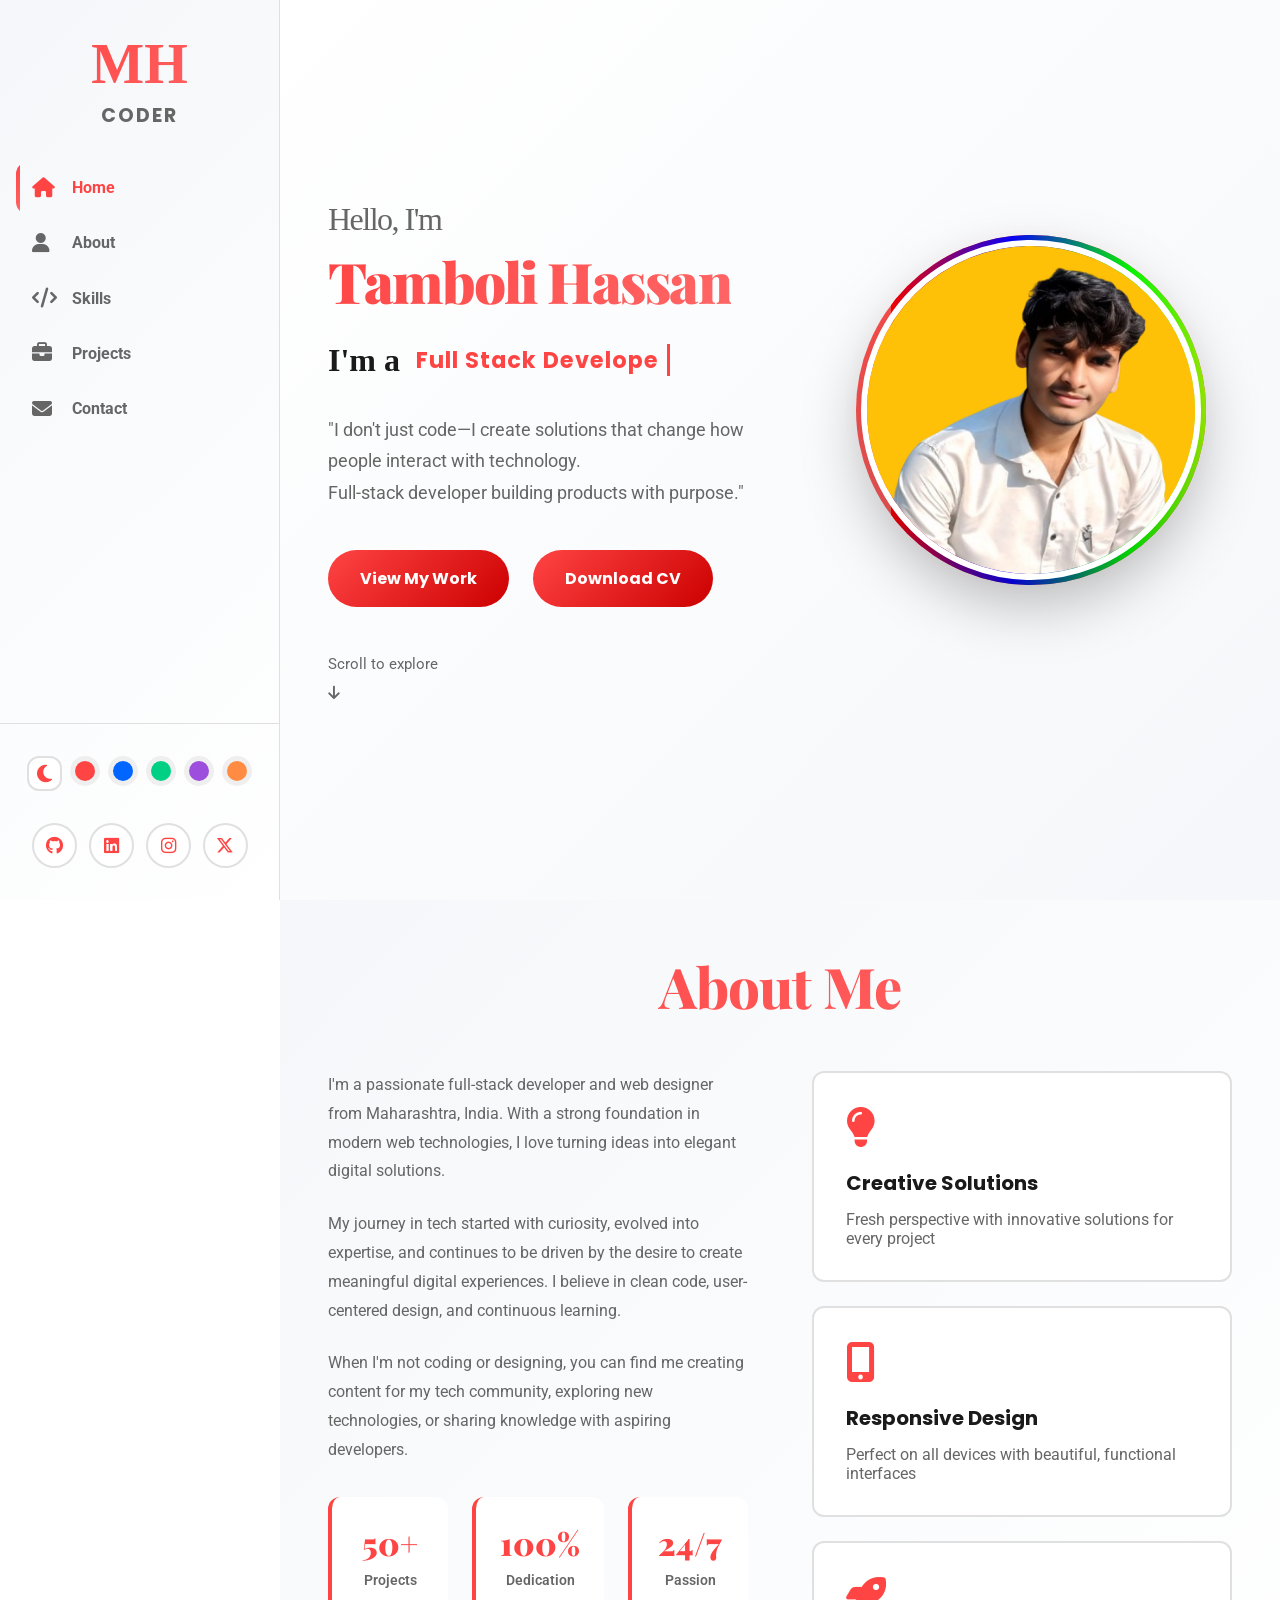
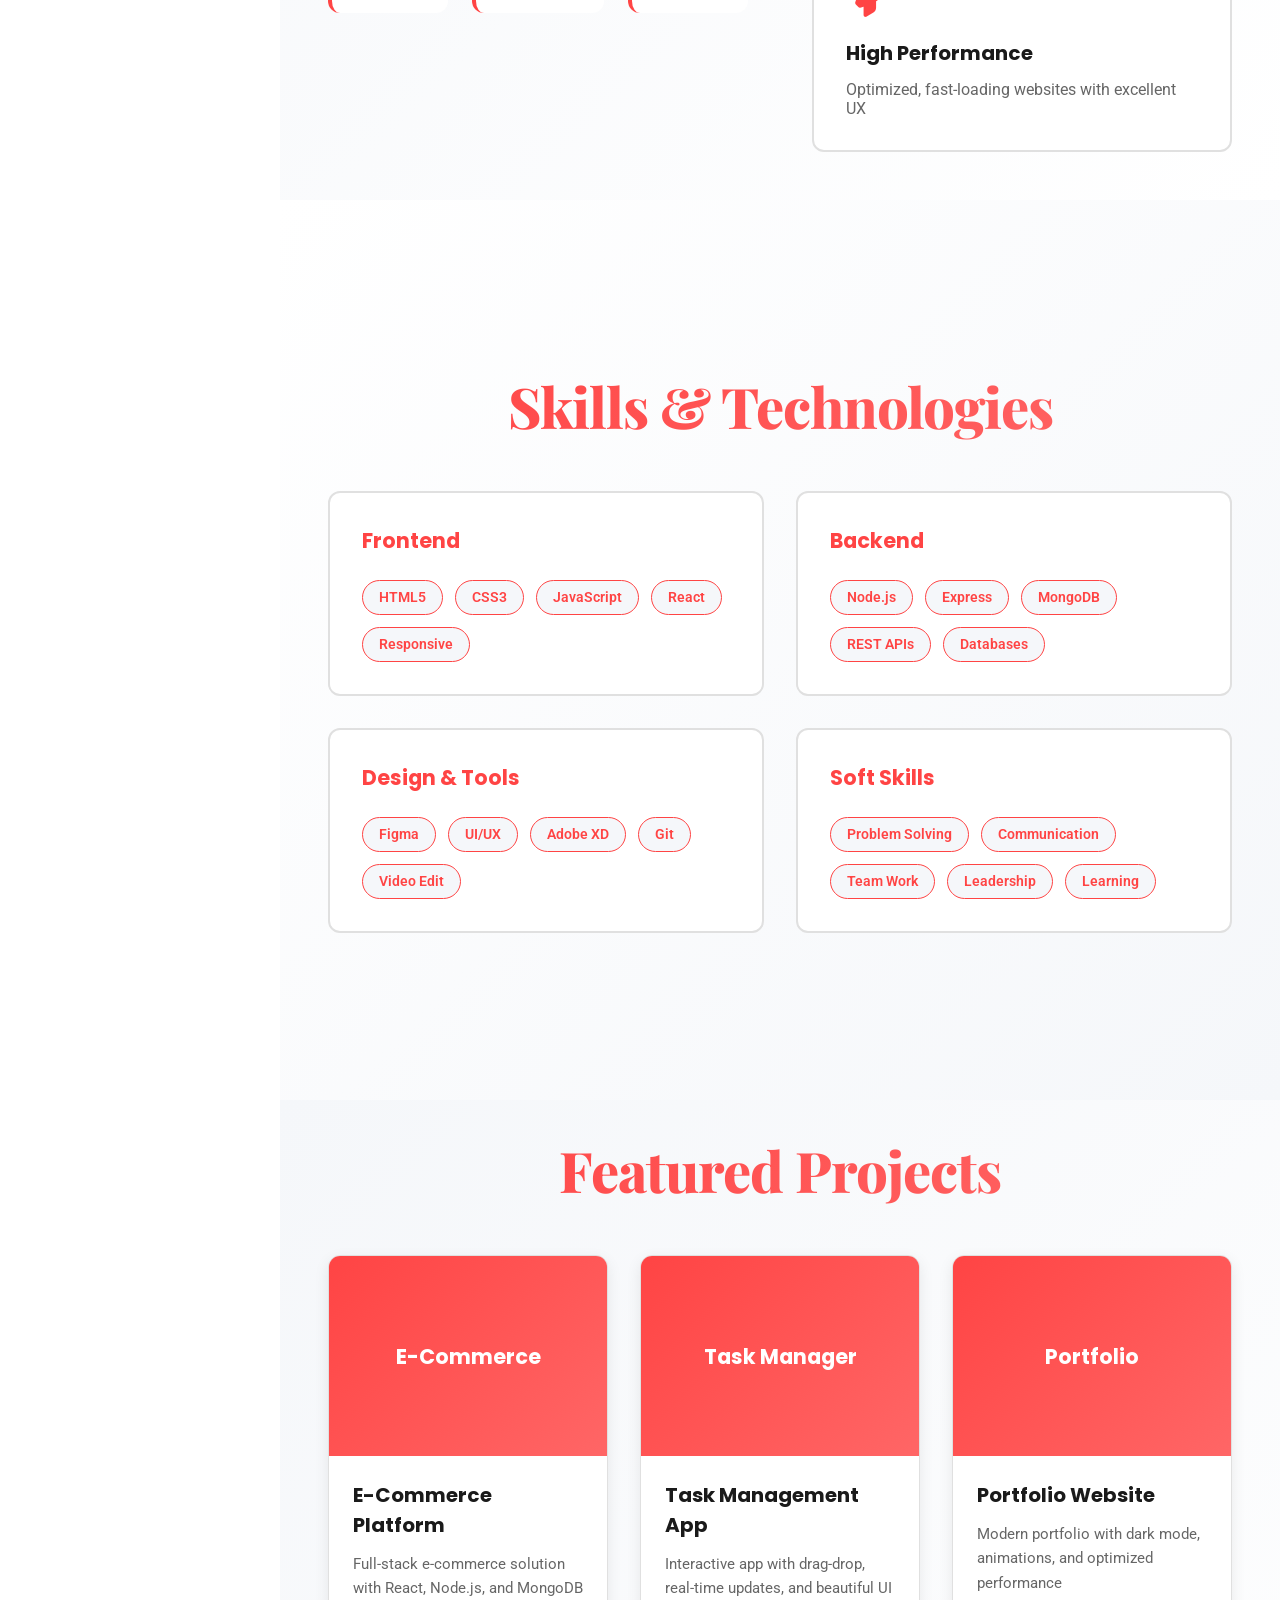
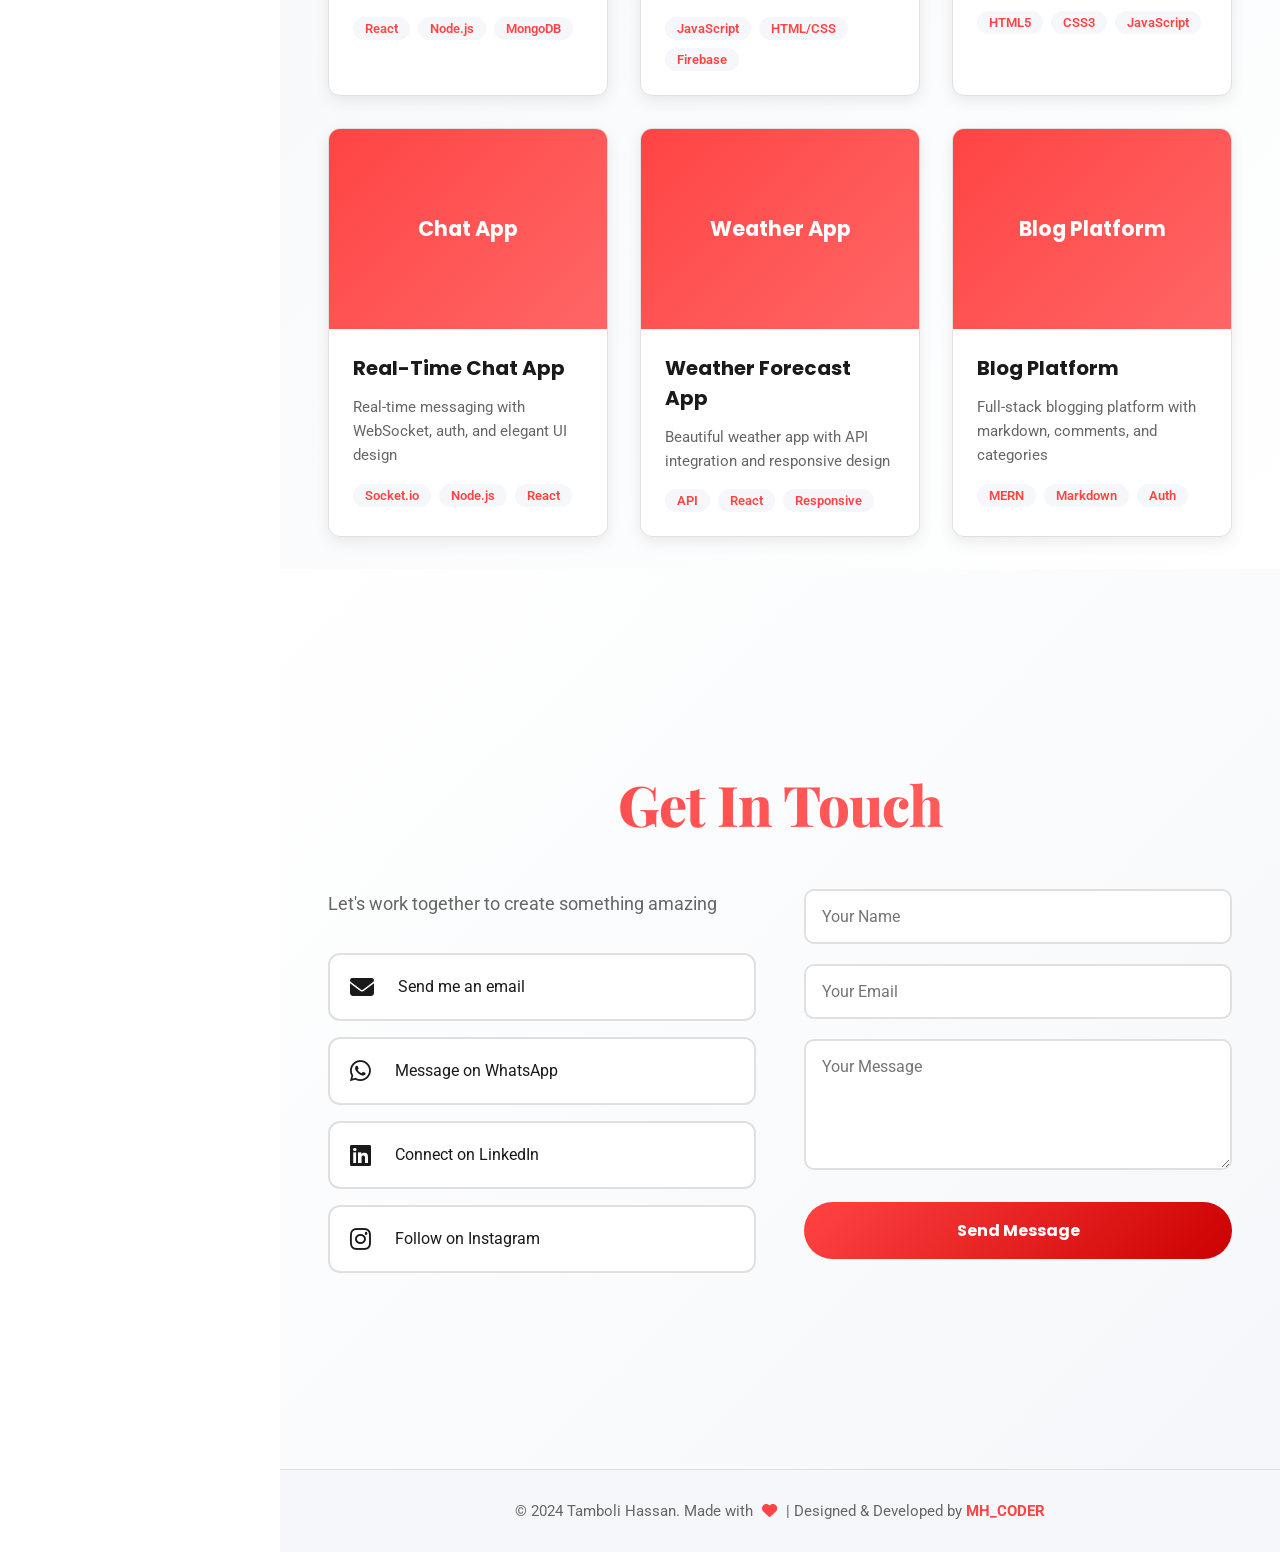
<file: Index.html>
<!DOCTYPE html>
<html lang="en">
<head>
    <meta charset="UTF-8">
    <meta name="viewport" content="width=device-width, initial-scale=1.0">
    <title>Tamboli Hassan | Full Stack Developer & Designer</title>
    <link rel="stylesheet" href="portfolio-style.css">
    <link rel="stylesheet" href="https://cdnjs.cloudflare.com/ajax/libs/font-awesome/6.5.1/css/all.min.css">
    <link href="https://fonts.googleapis.com/css2?family=Poppins:wght@300;400;600;700;800;900&family=Space+Mono:wght@400;700&family=Playfair+Display:wght@700;800;900&family=Roboto:wght@300;400;500;700&display=swap" rel="stylesheet">
</head>
<body class="theme-red">
    <!-- -------------------------- Navigation Sidebar  ---------------------------->
    <div class="sidebar">
        <div class="logo">
            <span class="logo-main">MH</span>
            <span class="logo-sub">CODER</span>
        </div>

        <nav class="nav-menu">
            <a href="#home" class="nav-link active">
                <i class="fas fa-home"></i>
                <span>Home</span>
            </a>
            <a href="#about" class="nav-link">
                <i class="fas fa-user"></i>
                <span>About</span>
            </a>
            <a href="#skills" class="nav-link">
                <i class="fas fa-code"></i>
                <span>Skills</span>
            </a>
            <a href="#projects" class="nav-link">
                <i class="fas fa-briefcase"></i>
                <span>Projects</span>
            </a>
            <a href="#contact" class="nav-link">
                <i class="fas fa-envelope"></i>
                <span>Contact</span>
            </a>
        </nav>

        <div class="sidebar-bottom">
            <div class="theme-controls">
                
                <div class="color-palette">

                    <button class="mode-toggle" id="modeToggle" title="Dark/Light Mode">
                         <i class="fas fa-moon"></i>
                    </button>
                    
                    <button class="color-btn active" data-color="red" title="Red">
                        <div class="color-dot" style="background: #ff4444;"></div>
                    </button>
                    <button class="color-btn" data-color="blue" title="Blue">
                        <div class="color-dot" style="background: #0066ff;"></div>
                    </button>
                    <button class="color-btn" data-color="green" title="Green">
                        <div class="color-dot" style="background: #00d084;"></div>
                    </button>
                    <button class="color-btn" data-color="purple" title="Purple">
                        <div class="color-dot" style="background: #9d4edd;"></div>
                    </button>
                    <button class="color-btn" data-color="orange" title="Orange">
                        <div class="color-dot" style="background: #ff8c42;"></div>
                    </button>
                </div>
            </div>

            <div class="social-links">
                <a href="https://github.com/TamboliHassan827" target="_blank" title="GitHub">
                    <i class="fab fa-github"></i>
                </a>
                <a href="https://www.linkedin.com/in/mr-tamboli-hasan-19a152401/" target="_blank" title="LinkedIn">
                    <i class="fab fa-linkedin"></i>
                </a>
                <a href="https://instagram.com/mr.tambolihasan827" target="_blank" title="Instagram">
                    <i class="fab fa-instagram"></i>
                </a>
                <a href="https://x.com/TamboliHasan827" target="_blank" title="Twitter">
                    <i class="fa-brands fa-x-twitter"></i>
                </a>
            </div>
        </div>
    </div>

    <!-- -------------------------- Main Content  ---------------------------->

    <main class="main-content">
        <!-- HOME SECTION -->
        <section id="home" class="section home-section">
            <div class="section-wrapper">
                <div class="home-grid">
                    <div class="content-left">
                        <div class="greeting-text">
                            <h1 class="greeting">
                                <span class="hi-text">Hello, I'm</span>
                                <span class="name-text">Tamboli Hassan</span>
                            </h1>
                        </div>
                       
                        <div class="role-section">
                            <span class="role-prefix">I'm a  </span>
                            <div class="typing-container">
                                <span class="typing-text" id="typingText"></span>
                                <span class="typing-cursor"></span>
                            </div>  
                        </div>


                        <p class="intro-text">
                            "I don't just code—I create solutions that change how people interact with technology. <br>
                            Full-stack developer building products with purpose."
                        </p>

                        <div class="cta-group">
                            <a href="#projects" class="btn-primary">View My Work</a>
                            <!--<a href="#contact" class="btn-secondary">Get In Touch</a>-->
                            <a href="TamboliHRResume.pdf" target="_blank" onclick="downloadCV()" class="btn-primary">Download CV</a>
                        </div>

                        <div class="scroll-hint">
                            <span>Scroll to explore</span>
                            <i class="fas fa-arrow-down"></i>
                        </div>
                    </div>

                    <div class="content-right">
                        <div class="image-showcase">
                            <div class="rotating-circle"></div>
                            <img src="TH.png" alt="Tamboli Hassan" class="profile-img">
                            <div class="glow-effect"></div>
                        </div>
                    </div>
                </div>  
            </div>
        </section>


        <!-- ------------------------------------ABOUT SECTION ---------------------------------------------->


        <section id="about" class="section about-section">
            <div class="section-wrapper">
                <h2 class="section-title">About Me</h2>
                
                <div class="about-grid">
                    <div class="about-text-block">
                        <p>
                            I'm a passionate full-stack developer and web designer from Maharashtra, India. 
                            With a strong foundation in modern web technologies, I love turning ideas into elegant digital solutions.
                        </p>
                        <p>
                            My journey in tech started with curiosity, evolved into expertise, and continues to be driven by the desire 
                            to create meaningful digital experiences. I believe in clean code, user-centered design, and continuous learning.
                        </p>
                        <p>
                            When I'm not coding or designing, you can find me creating content for my tech community, 
                            exploring new technologies, or sharing knowledge with aspiring developers.
                        </p>

                        <div class="stats-group">
                            <div class="stat-item">
                                <div class="stat-number">50+</div>
                                <div class="stat-label">Projects</div>
                            </div>
                            <div class="stat-item">
                                <div class="stat-number">100%</div>
                                <div class="stat-label">Dedication</div>
                            </div>
                            <div class="stat-item">
                                <div class="stat-number">24/7</div>
                                <div class="stat-label">Passion</div>
                            </div>
                        </div>
                    </div>

                    <div class="highlights-grid">
                        <div class="highlight-card">
                            <div class="highlight-icon">
                                <i class="fas fa-lightbulb"></i>
                            </div>
                            <h3>Creative Solutions</h3>
                            <p>Fresh perspective with innovative solutions for every project</p>
                        </div>
                        <div class="highlight-card">
                            <div class="highlight-icon">
                                <i class="fas fa-mobile-alt"></i>
                            </div>
                            <h3>Responsive Design</h3>
                            <p>Perfect on all devices with beautiful, functional interfaces</p>
                        </div>
                        <div class="highlight-card">
                            <div class="highlight-icon">
                                <i class="fas fa-rocket"></i>
                            </div>
                            <h3>High Performance</h3>
                            <p>Optimized, fast-loading websites with excellent UX</p>
                        </div>
                    </div>
                </div>
            </div>
        </section>


        <!--  -------------------------- -------SKILLS SECTION ---------- -------------------------------->


        <section id="skills" class="section skills-section">
            <div class="section-wrapper">
                <h2 class="section-title">Skills & Technologies</h2>

                <div class="skills-container">
                    <div class="skill-group">
                        <h3 class="skill-category">Frontend</h3>
                        <div class="skill-list">
                            <span class="skill-badge">HTML5</span>
                            <span class="skill-badge">CSS3</span>
                            <span class="skill-badge">JavaScript</span>
                            <span class="skill-badge">React</span>
                            <span class="skill-badge">Responsive</span>
                        </div>
                    </div>

                    <div class="skill-group">
                        <h3 class="skill-category">Backend</h3>
                        <div class="skill-list">
                            <span class="skill-badge">Node.js</span>
                            <span class="skill-badge">Express</span>
                            <span class="skill-badge">MongoDB</span>
                            <span class="skill-badge">REST APIs</span>
                            <span class="skill-badge">Databases</span>
                        </div>
                    </div>

                    <div class="skill-group">
                        <h3 class="skill-category">Design & Tools</h3>
                        <div class="skill-list">
                            <span class="skill-badge">Figma</span>
                            <span class="skill-badge">UI/UX</span>
                            <span class="skill-badge">Adobe XD</span>
                            <span class="skill-badge">Git</span>
                            <span class="skill-badge">Video Edit</span>
                        </div>
                    </div>

                    <div class="skill-group">
                        <h3 class="skill-category">Soft Skills</h3>
                        <div class="skill-list">
                            <span class="skill-badge">Problem Solving</span>
                            <span class="skill-badge">Communication</span>
                            <span class="skill-badge">Team Work</span>
                            <span class="skill-badge">Leadership</span>
                            <span class="skill-badge">Learning</span>
                        </div>
                    </div>
                </div>
            </div>
        </section>


        <!-- -------------------------- PROJECTS SECTION  ---------------------------->


        <section id="projects" class="section projects-section">
            <div class="section-wrapper">
                <h2 class="section-title">Featured Projects</h2>

                <div class="projects-grid">
                    <div class="project-item">
                        <div class="project-img-box">
                            <div class="project-placeholder">E-Commerce</div>
                            <div class="project-hover">
                                <a href="#" class="hover-btn">View Project</a>
                            </div>
                        </div>
                        <div class="project-info">
                            <h3>E-Commerce Platform</h3>
                            <p>Full-stack e-commerce solution with React, Node.js, and MongoDB</p>
                            <div class="project-tags">
                                <span>React</span>
                                <span>Node.js</span>
                                <span>MongoDB</span>
                            </div>
                        </div>
                    </div>

                    <div class="project-item">
                        <div class="project-img-box">
                            <div class="project-placeholder">Task Manager</div>
                            <div class="project-hover">
                                <a href="#" class="hover-btn">View Project</a>
                            </div>
                        </div>
                        <div class="project-info">
                            <h3>Task Management App</h3>
                            <p>Interactive app with drag-drop, real-time updates, and beautiful UI</p>
                            <div class="project-tags">
                                <span>JavaScript</span>
                                <span>HTML/CSS</span>
                                <span>Firebase</span>
                            </div>
                        </div>
                    </div>

                    <div class="project-item">
                        <div class="project-img-box">
                            <div class="project-placeholder">Portfolio</div>
                            <div class="project-hover">
                                <a href="#" class="hover-btn">View Project</a>
                            </div>
                        </div>
                        <div class="project-info">
                            <h3>Portfolio Website</h3>
                            <p>Modern portfolio with dark mode, animations, and optimized performance</p>
                            <div class="project-tags">
                                <span>HTML5</span>
                                <span>CSS3</span>
                                <span>JavaScript</span>
                            </div>
                        </div>
                    </div>

                    <div class="project-item">
                        <div class="project-img-box">
                            <div class="project-placeholder">Chat App</div>
                            <div class="project-hover">
                                <a href="#" class="hover-btn">View Project</a>
                            </div>
                        </div>
                        <div class="project-info">
                            <h3>Real-Time Chat App</h3>
                            <p>Real-time messaging with WebSocket, auth, and elegant UI design</p>
                            <div class="project-tags">
                                <span>Socket.io</span>
                                <span>Node.js</span>
                                <span>React</span>
                            </div>
                        </div>
                    </div>

                    <div class="project-item">
                        <div class="project-img-box">
                            <div class="project-placeholder">Weather App</div>
                            <div class="project-hover">
                                <a href="#" class="hover-btn">View Project</a>
                            </div>
                        </div>
                        <div class="project-info">
                            <h3>Weather Forecast App</h3>
                            <p>Beautiful weather app with API integration and responsive design</p>
                            <div class="project-tags">
                                <span>API</span>
                                <span>React</span>
                                <span>Responsive</span>
                            </div>
                        </div>
                    </div>

                    <div class="project-item">
                        <div class="project-img-box">
                            <div class="project-placeholder">Blog Platform</div>
                            <div class="project-hover">
                                <a href="#" class="hover-btn">View Project</a>
                            </div>
                        </div>
                        <div class="project-info">
                            <h3>Blog Platform</h3>
                            <p>Full-stack blogging platform with markdown, comments, and categories</p>
                            <div class="project-tags">
                                <span>MERN</span>
                                <span>Markdown</span>
                                <span>Auth</span>
                            </div>
                        </div>
                    </div>
                </div>
            </div>
        </section>


        <!-- -------------------------- CONTACT SECTION  ---------------------------->


        <section id="contact" class="section contact-section">
            <div class="section-wrapper">
                <h2 class="section-title">Get In Touch</h2>

                <div class="contact-container">
                    <div class="contact-info-block">
                        <p class="contact-intro">Let's work together to create something amazing</p>
                        
                        <div class="contact-links">
                            <a href="mailto:hasantamboli2005@gmail.com" class="contact-link">
                                <i class="fas fa-envelope"></i>
                                <span>Send me an email</span>
                            </a>

                            <a href="https://wa.me/919322534063" target="_blank" class="contact-link" title="WhatsApp">
                                <i class="fab fa-whatsapp"></i>
                                 <span>Message on WhatsApp</span>
                            </a>
                            <a href="https://www.linkedin.com/in/mr-tamboli-hasan-19a152401/" target="_blank" class="contact-link">
                                <i class="fab fa-linkedin"></i>
                                <span>Connect on LinkedIn</span>
                            </a>
                            <a href="https://instagram.com/mr.tambolihasan827" target="_blank" class="contact-link">
                                <i class="fab fa-instagram"></i>
                                <span>Follow on Instagram</span>
                            </a>
                        </div>
                    </div>

                    <form action="https://formspree.io/f/xeenwpwd" method="POST" class="contact-form">
                        <div class="form-group">
                            <input type="text" name="name" placeholder="Your Name" required>
                        </div>
                        <div class="form-group">
                            <input type="email" name="email" placeholder="Your Email" required>
                        </div>
                        <div class="form-group">
                            <textarea name="message" placeholder="Your Message" rows="5" required></textarea>
                        </div>
                        <button type="submit" class="btn-submit">Send Message</button>
                    </form>
                </div>
            </div>
        </section>
    </main>


    <!-- -------------------------- Footer  ---------------------------->


    <footer class="footer">
        <p>&copy; 2024 Tamboli Hassan. Made with <i class="fas fa-heart"></i> | Designed & Developed by <span style="font-weight: 700; color: var(--primary-color);">MH_CODER</span></p>
    </footer>

    <script src="portfolio-script.js"></script>
</body>
</html>
</file>
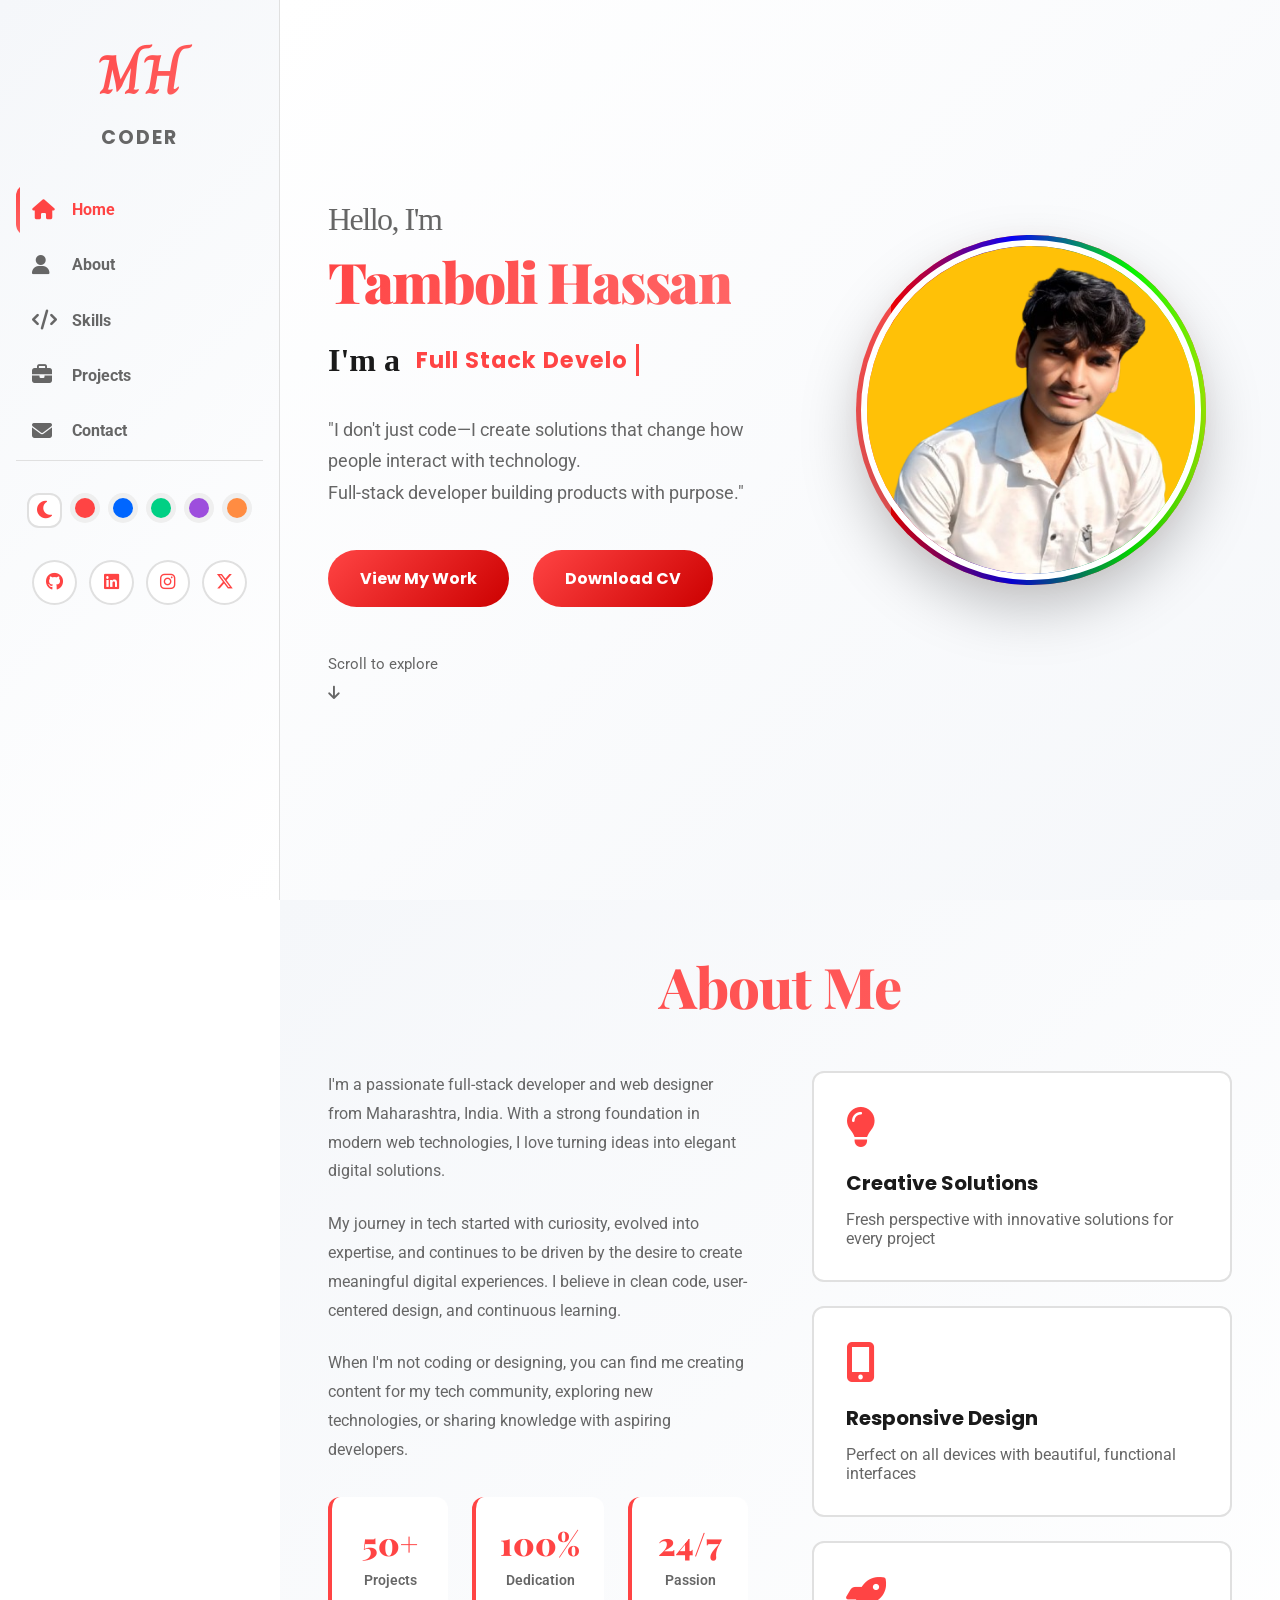
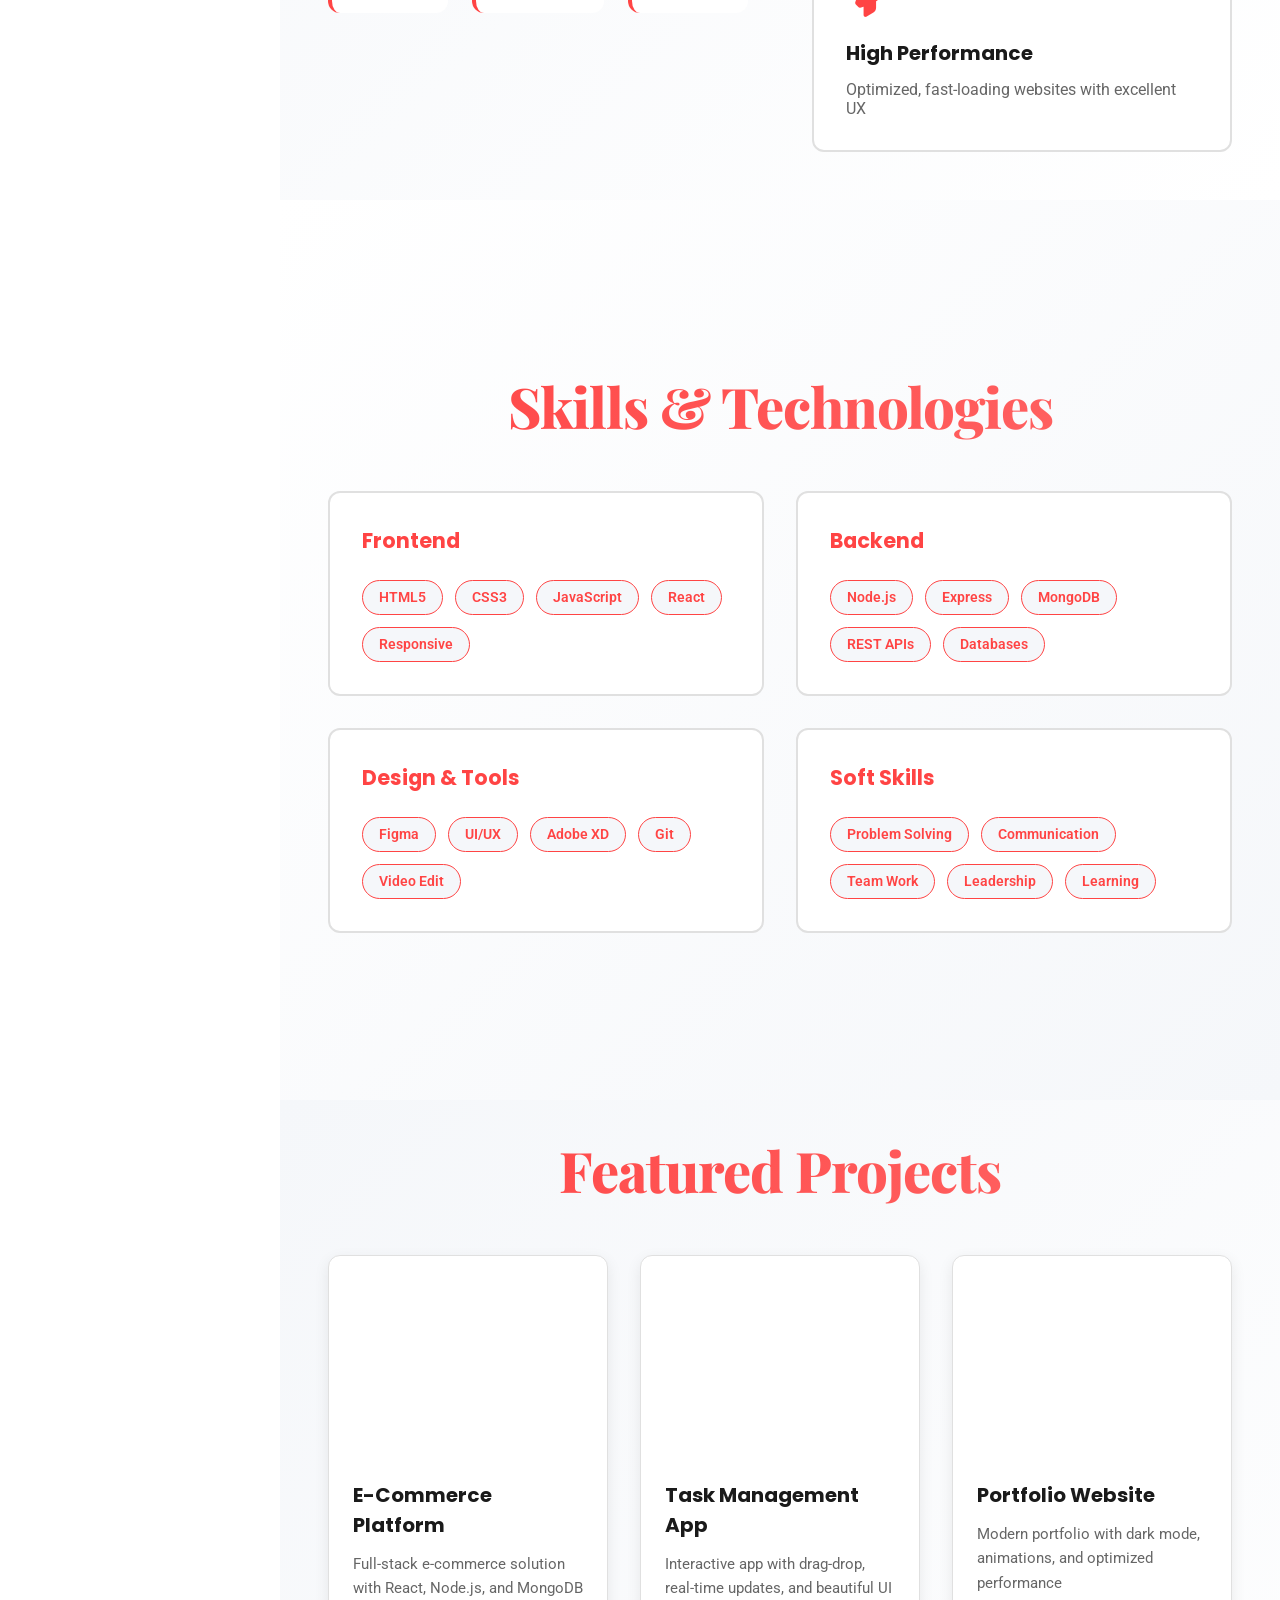
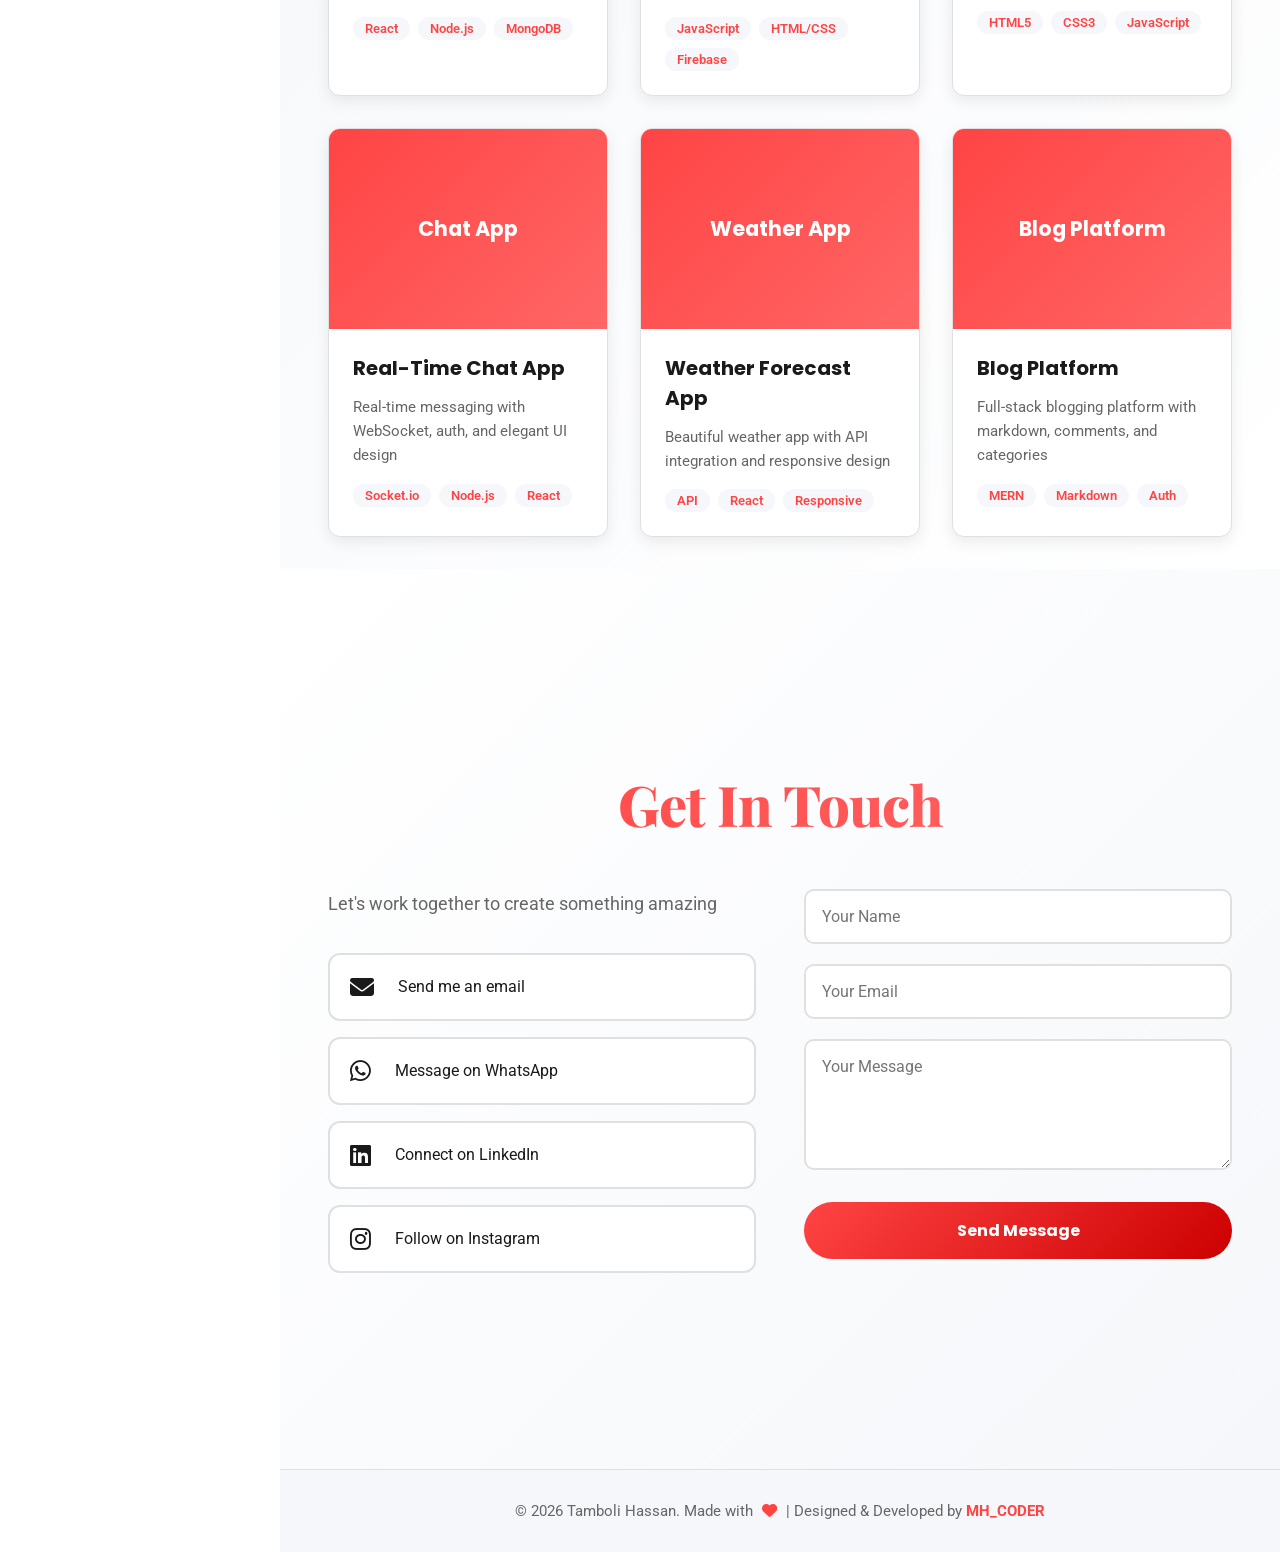
<file: index.html>
<!DOCTYPE html>
<html lang="en">
<head>
    <meta charset="UTF-8">
   <meta name="google-site-verification" content="F7DrjFqNnHJgC5ZNZXyvrl2_ACudb2S_GysOa6maKkY" />
    <meta name="viewport" content="width=device-width, initial-scale=1.0">
    <meta name="description" content="Tamboli Hassan's portfolio — Full Stack Developer and Designer. View my projects, skills and resume.">
    <title>Tamboli Hassan | Full Stack Developer & Designer</title>
   <link rel="icon" type="image/x-icon" href="Hassan.png">
    <link rel="apple-touch-icon" href="Hassan.png">
    
    <link rel="stylesheet" href="portfolio-style.css">
    <link rel="stylesheet" href="https://cdnjs.cloudflare.com/ajax/libs/font-awesome/6.5.1/css/all.min.css">
    <link href="https://fonts.googleapis.com/css2?family=Poppins:wght@300;400;600;700;800;900&family=Space+Mono:wght@400;700&family=Playfair+Display:wght@700;800;900&family=Roboto:wght@300;400;500;700&display=swap" rel="stylesheet">
    
    <link rel="preconnect" href="https://fonts.googleapis.com">
    <link rel="preconnect" href="https://fonts.gstatic.com" crossorigin>
    <link href="https://fonts.googleapis.com/css2?family=Charm:wght@400;700&display=swap" rel="stylesheet">

</head>
<body class="theme-red">
    <!-- -------------------------- Mobile Hamburger Button  ---------------------------->
    <button class="hamburger-btn" id="hamburgerBtn" aria-label="Toggle Menu">
        <span></span>
        <span></span>
        <span></span>
    </button>

    <!-- Sidebar Overlay -->
    <div class="sidebar-overlay" id="sidebarOverlay"></div>

    <!-- -------------------------- Navigation Sidebar  ---------------------------->

    <div class="sidebar" id="sidebar">
        <div class="logo">
            <span class="logo-main">MH</span>
            <span class="logo-sub">CODER</span>
        </div>

        <nav class="nav-menu">
            <a href="#home" class="nav-link active">
                <i class="fas fa-home"></i>
                <span>Home</span>
            </a>
            <a href="#about" class="nav-link">
                <i class="fas fa-user"></i>
                <span>About</span>
            </a>
            <a href="#skills" class="nav-link">
                <i class="fas fa-code"></i>
                <span>Skills</span>
            </a>
            <a href="#projects" class="nav-link">
                <i class="fas fa-briefcase"></i>
                <span>Projects</span>
            </a>
            <a href="#contact" class="nav-link">
                <i class="fas fa-envelope"></i>
                <span>Contact</span>
            </a>


             <div class="sidebar-bottom">
            <div class="theme-controls">
                
                <div class="color-palette">

                    <button class="mode-toggle" id="modeToggle" title="Dark/Light Mode">
                         <i class="fas fa-moon"></i>
                    </button>
                    
                    <button class="color-btn active" data-color="red" title="Red">
                        <div class="color-dot" style="background: #ff4444;"></div>
                    </button>
                    <button class="color-btn" data-color="blue" title="Blue">
                        <div class="color-dot" style="background: #0066ff;"></div>
                    </button>
                    <button class="color-btn" data-color="green" title="Green">
                        <div class="color-dot" style="background: #00d084;"></div>
                    </button>
                    <button class="color-btn" data-color="purple" title="Purple">
                        <div class="color-dot" style="background: #9d4edd;"></div>
                    </button>
                    <button class="color-btn" data-color="orange" title="Orange">
                        <div class="color-dot" style="background: #ff8c42;"></div>
                    </button>
                </div>
            </div>

            <div class="social-links">
                <a href="https://github.com/TamboliHassan827" target="_blank" title="GitHub">
                    <i class="fab fa-github"></i>
                </a>
                <a href="https://www.linkedin.com/in/mr-tamboli-hasan-19a152401/" target="_blank" title="LinkedIn">
                    <i class="fab fa-linkedin"></i>
                </a>
                <a href="https://instagram.com/mr.tambolihasan827" target="_blank" title="Instagram">
                    <i class="fab fa-instagram"></i>
                </a>
                <a href="https://x.com/TamboliHasan827" target="_blank" title="Twitter">
                    <i class="fa-brands fa-x-twitter"></i>
                </a>
            </div>
        </div>
    </div>


        </nav>

       

    <!-- -------------------------- Main Content  ---------------------------->

    <main class="main-content">
        <!-- HOME SECTION -->
        <section id="home" class="section home-section">
            <div class="section-wrapper">
                <div class="home-grid">
                    <div class="content-left">
                        <div class="greeting-text">
                            <h1 class="greeting">
                                <span class="hi-text">Hello, I'm</span>
                                <span class="name-text">Tamboli Hassan</span>
                            </h1>
                        </div>
                       
                        <div class="role-section">
                            <span class="role-prefix">I'm a  </span>
                            <div class="typing-container">
                                <span class="typing-text" id="typingText"></span>
                                <span class="typing-cursor"></span>
                            </div>  
                        </div>


                        <p class="intro-text">
                            "I don't just code—I create solutions that change how people interact with technology. <br>
                            Full-stack developer building products with purpose."
                        </p>

                        <div class="cta-group">
                            <a href="#projects" class="btn-primary">View My Work</a>
                            <!--<a href="#contact" class="btn-secondary">Get In Touch</a>-->
                            <a href="TamboliHRResume.pdf" target="_blank" onclick="downloadCV()" class="btn-primary">Download CV</a>
                        </div>

                        <div class="scroll-hint">
                            <span>Scroll to explore</span>
                            <i class="fas fa-arrow-down"></i>
                        </div>
                    </div>

                    <div class="content-right">
                        <div class="image-showcase">
                            <div class="rotating-circle"></div>
                            <img src="TH.png" alt="Tamboli Hassan" class="profile-img">
                            <div class="glow-effect"></div>
                        </div>
                    </div>
                </div>  
            </div>
        </section>


        <!-- ------------------------------------ABOUT SECTION ---------------------------------------------->


        <section id="about" class="section about-section">
            <div class="section-wrapper">
                <h2 class="section-title">About Me</h2>
                
                <div class="about-grid">
                    <div class="about-text-block">
                        <p>
                            I'm a passionate full-stack developer and web designer from Maharashtra, India. 
                            With a strong foundation in modern web technologies, I love turning ideas into elegant digital solutions.
                        </p>
                        <p>
                            My journey in tech started with curiosity, evolved into expertise, and continues to be driven by the desire 
                            to create meaningful digital experiences. I believe in clean code, user-centered design, and continuous learning.
                        </p>
                        <p>
                            When I'm not coding or designing, you can find me creating content for my tech community, 
                            exploring new technologies, or sharing knowledge with aspiring developers.
                        </p>

                        <div class="stats-group">
                            <div class="stat-item">
                                <div class="stat-number">50+</div>
                                <div class="stat-label">Projects</div>
                            </div>
                            <div class="stat-item">
                                <div class="stat-number">100%</div>
                                <div class="stat-label">Dedication</div>
                            </div>
                            <div class="stat-item">
                                <div class="stat-number">24/7</div>
                                <div class="stat-label">Passion</div>
                            </div>
                        </div>
                    </div>

                    <div class="highlights-grid">
                        <div class="highlight-card">
                            <div class="highlight-icon">
                                <i class="fas fa-lightbulb"></i>
                            </div>
                            <h3>Creative Solutions</h3>
                            <p>Fresh perspective with innovative solutions for every project</p>
                        </div>
                        <div class="highlight-card">
                            <div class="highlight-icon">
                                <i class="fas fa-mobile-alt"></i>
                            </div>
                            <h3>Responsive Design</h3>
                            <p>Perfect on all devices with beautiful, functional interfaces</p>
                        </div>
                        <div class="highlight-card">
                            <div class="highlight-icon">
                                <i class="fas fa-rocket"></i>
                            </div>
                            <h3>High Performance</h3>
                            <p>Optimized, fast-loading websites with excellent UX</p>
                        </div>
                    </div>
                </div>
            </div>
        </section>


        <!--  -------------------------- -------SKILLS SECTION ---------- -------------------------------->


        <section id="skills" class="section skills-section">
            <div class="section-wrapper">
                <h2 class="section-title">Skills & Technologies</h2>

                <div class="skills-container">
                    <div class="skill-group">
                        <h3 class="skill-category">Frontend</h3>
                        <div class="skill-list">
                            <span class="skill-badge">HTML5</span>
                            <span class="skill-badge">CSS3</span>
                            <span class="skill-badge">JavaScript</span>
                            <span class="skill-badge">React</span>
                            <span class="skill-badge">Responsive</span>
                        </div>
                    </div>

                    <div class="skill-group">
                        <h3 class="skill-category">Backend</h3>
                        <div class="skill-list">
                            <span class="skill-badge">Node.js</span>
                            <span class="skill-badge">Express</span>
                            <span class="skill-badge">MongoDB</span>
                            <span class="skill-badge">REST APIs</span>
                            <span class="skill-badge">Databases</span>
                        </div>
                    </div>

                    <div class="skill-group">
                        <h3 class="skill-category">Design & Tools</h3>
                        <div class="skill-list">
                            <span class="skill-badge">Figma</span>
                            <span class="skill-badge">UI/UX</span>
                            <span class="skill-badge">Adobe XD</span>
                            <span class="skill-badge">Git</span>
                            <span class="skill-badge">Video Edit</span>
                        </div>
                    </div>

                    <div class="skill-group">
                        <h3 class="skill-category">Soft Skills</h3>
                        <div class="skill-list">
                            <span class="skill-badge">Problem Solving</span>
                            <span class="skill-badge">Communication</span>
                            <span class="skill-badge">Team Work</span>
                            <span class="skill-badge">Leadership</span>
                            <span class="skill-badge">Learning</span>
                        </div>
                    </div>
                </div>
            </div>
        </section>


        <!-- -------------------------- PROJECTS SECTION  ---------------------------->


        <section id="projects" class="section projects-section">
            <div class="section-wrapper">
                <h2 class="section-title">Featured Projects</h2>

                <div class="projects-grid">
                    <div class="project-item">
                        <div class="project-img-box">
                            <div class="project-placeholder">E-Commerce</div>
                            <div class="project-hover">
                                <a href="#" class="hover-btn">View Project</a>
                            </div>
                        </div>
                        <div class="project-info">
                            <h3>E-Commerce Platform</h3>
                            <p>Full-stack e-commerce solution with React, Node.js, and MongoDB</p>
                            <div class="project-tags">
                                <span>React</span>
                                <span>Node.js</span>
                                <span>MongoDB</span>
                            </div>
                        </div>
                    </div>

                    <div class="project-item">
                        <div class="project-img-box">
                            <div class="project-placeholder">Task Manager</div>
                            <div class="project-hover">
                                <a href="#" class="hover-btn">View Project</a>
                            </div>
                        </div>
                        <div class="project-info">
                            <h3>Task Management App</h3>
                            <p>Interactive app with drag-drop, real-time updates, and beautiful UI</p>
                            <div class="project-tags">
                                <span>JavaScript</span>
                                <span>HTML/CSS</span>
                                <span>Firebase</span>
                            </div>
                        </div>
                    </div>

                    <div class="project-item">
                        <div class="project-img-box">
                            <div class="project-placeholder">Portfolio</div>
                            <div class="project-hover">
                                <a href="#" class="hover-btn">View Project</a>
                            </div>
                        </div>
                        <div class="project-info">
                            <h3>Portfolio Website</h3>
                            <p>Modern portfolio with dark mode, animations, and optimized performance</p>
                            <div class="project-tags">
                                <span>HTML5</span>
                                <span>CSS3</span>
                                <span>JavaScript</span>
                            </div>
                        </div>
                    </div>

                    <div class="project-item">
                        <div class="project-img-box">
                            <div class="project-placeholder">Chat App</div>
                            <div class="project-hover">
                                <a href="#" class="hover-btn">View Project</a>
                            </div>
                        </div>
                        <div class="project-info">
                            <h3>Real-Time Chat App</h3>
                            <p>Real-time messaging with WebSocket, auth, and elegant UI design</p>
                            <div class="project-tags">
                                <span>Socket.io</span>
                                <span>Node.js</span>
                                <span>React</span>
                            </div>
                        </div>
                    </div>

                    <div class="project-item">
                        <div class="project-img-box">
                            <div class="project-placeholder">Weather App</div>
                            <div class="project-hover">
                                <a href="#" class="hover-btn">View Project</a>
                            </div>
                        </div>
                        <div class="project-info">
                            <h3>Weather Forecast App</h3>
                            <p>Beautiful weather app with API integration and responsive design</p>
                            <div class="project-tags">
                                <span>API</span>
                                <span>React</span>
                                <span>Responsive</span>
                            </div>
                        </div>
                    </div>

                    <div class="project-item">
                        <div class="project-img-box">
                            <div class="project-placeholder">Blog Platform</div>
                            <div class="project-hover">
                                <a href="#" class="hover-btn">View Project</a>
                            </div>
                        </div>
                        <div class="project-info">
                            <h3>Blog Platform</h3>
                            <p>Full-stack blogging platform with markdown, comments, and categories</p>
                            <div class="project-tags">
                                <span>MERN</span>
                                <span>Markdown</span>
                                <span>Auth</span>
                            </div>
                        </div>
                    </div>
                </div>
            </div>
        </section>


        <!-- -------------------------- CONTACT SECTION  ---------------------------->


        <section id="contact" class="section contact-section">
            <div class="section-wrapper">
                <h2 class="section-title">Get In Touch</h2>

                <div class="contact-container">
                    <div class="contact-info-block">
                        <p class="contact-intro">Let's work together to create something amazing</p>
                        
                        <div class="contact-links">
                            <a href="mailto:hasantamboli2005@gmail.com" class="contact-link">
                                <i class="fas fa-envelope"></i>
                                <span>Send me an email</span>
                            </a>

                            <a href="https://wa.me/919322534063" target="_blank" class="contact-link" title="WhatsApp">
                                <i class="fab fa-whatsapp"></i>
                                 <span>Message on WhatsApp</span>
                            </a>
                            <a href="https://www.linkedin.com/in/mr-tamboli-hasan-19a152401/" target="_blank" class="contact-link">
                                <i class="fab fa-linkedin"></i>
                                <span>Connect on LinkedIn</span>
                            </a>
                            <a href="https://instagram.com/mr.tambolihasan827" target="_blank" class="contact-link">
                                <i class="fab fa-instagram"></i>
                                <span>Follow on Instagram</span>
                            </a>
                        </div>
                    </div>

                    <form action="https://formspree.io/f/xeenwpwd" method="POST" class="contact-form">
                        <div class="form-group">
                            <input type="text" name="name" placeholder="Your Name" required>
                        </div>
                        <div class="form-group">
                            <input type="email" name="email" placeholder="Your Email" required>
                        </div>
                        <div class="form-group">
                            <textarea name="message" placeholder="Your Message" rows="5" required></textarea>
                        </div>
                        <button type="submit" class="btn-submit">Send Message</button>
                    </form>
                </div>
            </div>
        </section>
    </main>


    <!-- -------------------------- Footer  ---------------------------->


    <footer class="footer">
        <p>&copy; 2026 Tamboli Hassan. Made with <i class="fas fa-heart"></i> | Designed & Developed by <span style="font-weight: 700; color: var(--primary-color);">MH_CODER</span></p>
    </footer>

    <script src="portfolio-script.js"></script>
</body>
</html>
</file>
<file: portfolio-style.css>
/* ================================
   FONTS & ROOT VARIABLES
   ================================ */

@import url('https://fonts.googleapis.com/css2?family=Poppins:wght@300;400;600;700;800;900&family=Space+Mono:wght@400;700&family=Playfair+Display:wght@700;800;900&display=swap');

:root {
    /* Color Themes - Default RED */
    --primary-color: #ff4444;
    --primary-dark: #cc0000;
    --primary-light: #ff6666;
    --primary-sky: #00eeff;
    
    /* Neutral Colors - Light Mode */
    --bg-light: #ffffff;
    --bg-light-2: #f5f7fa;
    --bg-light-3: #eeeeee;
    --text-dark: #1a1a1a;
    --text-gray: #666666;
    --text-light: #999999;
    --border-light: #e0e0e0;
    
    /* Dark Mode Colors */
    --bg-dark: #0a0a0a;
    --bg-dark-2: #1a1a1a;
    --bg-dark-3: #2a2a2a;
    --text-light-mode: #ffffff;
    --text-light-gray: #b0b0b0;
    --border-dark: #333333;
    
    /* Current Theme (Light) */
    --bg-primary: var(--bg-light);
    --bg-secondary: var(--bg-light-2);
    --text-primary: var(--text-dark);
    --text-secondary: var(--text-gray);
    --border-color: var(--border-light);
    
    /* Typography */
    --font-heading: 'Playfair Display', serif;
    --font-title: 'Poppins', sans-serif;
    --font-body: 'Roboto', sans-serif;
    --font-mono: 'Space Mono', monospace;
}

/* Dark Mode */
body.dark-mode {
    --bg-primary: var(--bg-dark);
    --bg-secondary: var(--bg-dark-2);
    --text-primary: var(--text-light-mode);
    --text-secondary: var(--text-light-gray);
    --border-color: var(--border-dark);
}

/* ================================
   COLOR THEMES
   ================================ */

/* BLUE THEME */
body.theme-blue {
    --primary-color: #0066ff;
    --primary-dark: #0052cc;
    --primary-light: #3399ff;
}

/* GREEN THEME */
body.theme-green {
    --primary-color: #00d084;
    --primary-dark: #00a366;
    --primary-light: #33ff99;
}

/* PURPLE THEME */
body.theme-purple {
    --primary-color: #9d4edd;
    --primary-dark: #7b2cbf;
    --primary-light: #c77dff;
}

/* ORANGE THEME */
body.theme-orange {
    --primary-color: #ff8c42;
    --primary-dark: #ff6b1a;
    --primary-light: #ffb366;
}

/* ================================
   GLOBAL STYLES
   ================================ */

* {
    margin: 0;
    padding: 0;
    box-sizing: border-box;
}

html {
    scroll-behavior: smooth;
}

body {
    font-family: var(--font-body);
    background-color: var(--bg-primary);
    color: var(--text-primary);
    transition: background-color 0.3s ease, color 0.3s ease;
    overflow-x: hidden;
}

/* ================================
   SIDEBAR NAVIGATION
   ================================ */

.sidebar {
    position: fixed;
    left: 0;
    top: 0;
    width: 280px;
    height: 100vh;
    height: 100dvh;
    background: linear-gradient(135deg, var(--bg-secondary) 0%, var(--bg-primary) 100%);
    border-right: 1px solid var(--border-color);
    display: flex;
    flex-direction: column;
    padding: 2rem 0;
    z-index: 1000;
    transition: all 0.3s ease;
    overflow: hidden;
}

.logo {
    text-align: center;
    margin-bottom: 2rem;
    padding: 0 1.5rem;
}

.logo-main {
    font-size: 3.5rem;
    font-weight: 900;
  /*font-family: Monotype Corsiva;*/
    font-family: "Charm", cursive;
    background: linear-gradient(135deg, var(--primary-color), var(--primary-light));
    -webkit-background-clip: text;
    -webkit-text-fill-color: transparent;
    background-clip: text;
    display: block;
}

.logo-sub {
    font-size: 1.2rem;
    color: var(--text-secondary);
    font-weight: 700;
    letter-spacing: 2px;
    margin-top: 0.3rem;
    display: block;
    font-family: var(--font-title);
    text-transform: uppercase;
}

/* Navigation Menu */
.nav-menu {
    flex: 1;
    display: flex;
    flex-direction: column;
    gap: 0.2rem;
    padding: 0 1rem;
    min-height: 0;  /* flex shrink allow karo */
}

.nav-link {
    display: flex;
    align-items: center;
    gap: 1rem;
    padding: 1rem 1rem;
    color: var(--text-secondary);
    text-decoration: none;
    border-radius: 12px;
    transition: all 0.3s ease;
    font-weight: bold;
    position: relative;
    overflow: hidden;
    /*box-shadow: 5px 0px 20px var(--primary-color);*/
}

.nav-link::before {
    content: '';
    position: absolute;
    left: 0;
    top: 0;
    width: 4px;
    height: 100%;
    background: linear-gradient(135deg, var(--primary-color), var(--primary-light));
    transform: scaleY(0);
    transform-origin: top;
    transition: transform 0.3s ease;
}

.nav-link:hover,
.nav-link.active {
    color: var(--primary-color);
    background-color: rgba(var(--primary-color), 0.1);
}

.nav-link.active::before {
    transform: scaleY(1);
}

.nav-link i {
    font-size: 1.25rem;
    width: 24px;
}

/* Sidebar Bottom */
.sidebar-bottom {
    display: flex;
    flex-direction: column;
    gap: 2rem;
    padding: 0 1rem;
    border-top: 1px solid var(--border-color);
    padding-top: 2rem;
    flex-shrink: 0;  /* kabhi compress mat hona */
}

.theme-controls {
    display: flex;
    flex-direction: column;
    gap: 1rem;
    align-items: center;
}

.mode-toggle {
    width: 35px;
    height: 35px;
    border-radius: 12px;
    background: var(--bg-primary);
    border: 2px solid var(--border-color);
    color: var(--primary-color);
    cursor: pointer;
    font-size: 1.25rem;
    display: flex;
    align-items: center;
    justify-content: center;
    transition: all 0.3s ease;
}

.mode-toggle:hover {
    background: var(--primary-color);
    color: white;
    transform: scale(1.1);
    box-shadow: 0 5px 15px rgba(255, 68, 68, 0.2);
}

.color-palette {
    display: flex;
    gap: 0.50rem;
    justify-content: center;
}

.color-btn {
    width: 30px;
    height: 30px;
    border-radius: 50%;
    border: 3px solid transparent;
    cursor: pointer;
    transition: all 0.3s ease;
    padding: 0;
    display: flex;
    align-items: center;
    justify-content: center;
}

.color-dot {
    width: 20px;
    height: 20px;
    border-radius: 50%;
}

.color-btn.active {
    border-color: var(--primary-color);
    box-shadow: 0 0 15px rgba(var(--primary-color), 0.3);
}

.color-btn:hover {
    transform: scale(1.2);
}

.social-links {
    display: flex;
    gap: 0.75rem;
    justify-content: center;
}

.social-links a {
    width: 45px;
    height: 45px;
    display: flex;
    align-items: center;
    justify-content: center;
    border-radius: 50%;
    background: var(--bg-primary);
    color: var(--primary-color);
    text-decoration: none;
    transition: all 0.3s ease;
    border: 2px solid var(--border-color);
    font-size: 1.1rem;
}

.social-links a:hover {
    background: var(--primary-color);
    color: white;
    transform: translateY(-5px);
    box-shadow: 0 10px 20px rgba(0, 0, 0, 0.2);
}

/* ================================
   MAIN CONTENT
   ================================ */

.main-content {
    margin-left: 280px;
    min-height: 100vh;
}

.section {
    min-height: 100vh;
    display: flex;
    align-items: center;
    justify-content: center;
    padding: 4rem 0;
}

.section-wrapper {
    width: 100%;
    max-width: 1300px;
    padding: 0 3rem;
    margin: 0 auto;
}

.section-title {
    font-size: 3.5rem;
    font-weight: 800;
    margin-bottom: 3rem;
    font-family: var(--font-heading);
    background: linear-gradient(135deg, var(--primary-color), var(--primary-light));
    -webkit-background-clip: text;
    -webkit-text-fill-color: transparent;
    background-clip: text;
    text-align: center;
    letter-spacing: -1px;
}

/* ================================
   HOME SECTION
   ================================ */

.home-section {
    background: linear-gradient(135deg, var(--bg-primary) 0%, var(--bg-secondary) 100%);
    min-height: 100vh;
}

.home-grid {
    display: grid;
    grid-template-columns: 1fr 1fr;
    gap: 4rem;
    align-items: center;
    animation: fadeInUp 0.8s ease forwards;
}

@keyframes fadeInUp {
    from {
        opacity: 0;
        transform: translateY(30px);
    }
    to {
        opacity: 1;
        transform: translateY(0);
    }
}

.content-left {
    animation: slideInLeft 0.8s ease forwards;
}

@keyframes slideInLeft {
    from {
        opacity: 0;
        transform: translateX(-50px);
    }
    to {
        opacity: 1;
        transform: translateX(0);
    }
}

.greeting {
    font-family: var(--font-heading);
    font-size: 3.5rem;
    font-weight: 900;
    line-height: 1.2;
    margin-bottom: 1.5rem;
    letter-spacing: -1.5px;
}

.hi-text {
    display: block;
    color: var(--text-secondary);
    font-size: 2rem;
    font-weight: 400;
    font-family: Bell MT;
    margin-bottom: 0.5rem;
}

.name-text {
    background: linear-gradient(135deg, var(--primary-color), var(--primary-light));
    -webkit-background-clip: text;
    -webkit-text-fill-color: transparent;
    background-clip: text;
}
.role-section {
    margin: 0rem ;
    display: flex;
    align-items: center;
    gap: 1rem;
    animation: slideInLeft 0.8s ease forwards 0.2s both;
}

.role-prefix {
    font-size: 2rem;
    font-weight: 600;
    font-family: Bell MT;
    white-space: nowrap;
    
}

.typing-container {
    
    position: relative;
    min-width: 350px;
    height: 2.8rem;
    display: flex;
    align-items: center;
}

.typing-text {
    font-size: 1.4rem;
    font-weight: 700;
    color: var(--primary-color);
    font-family: var(--font-title);
    letter-spacing: 1px;
    min-height: 2rem;
}

.typing-cursor {
    display: inline-block;
    width: 3px;
    height: 2rem;
    background: var(--primary-color);
    margin-left: 8px;
    animation: cursorBlink 0.7s infinite;
    vertical-align: middle;
}

@keyframes cursorBlink {
    0%, 49% { opacity: 1; }
    50%, 100% { opacity: 0; }
}

.intro-text {
    font-size: 1.1rem;
    color: var(--text-secondary);
    line-height: 1.8;
    margin: 2rem 0;
    animation: slideInLeft 0.8s ease forwards 0.4s both;
    max-width: 500px;
}

.cta-group {
    display: flex;
    gap: 1.5rem;
    margin-top: 2.5rem;
    animation: slideInLeft 0.8s ease forwards 0.6s both;
}









.intro-text {
    font-size: 1.1rem;
    color: var(--text-secondary);
    line-height: 1.8;
    margin: 2rem 0;
    animation: slideInLeft 0.8s ease forwards 0.4s both;
    max-width: 500px;
}

.cta-group {
    display: flex;
    gap: 1.5rem;
    margin-top: 2.5rem;
    animation: slideInLeft 0.8s ease forwards 0.6s both;
}

.btn-primary,
.btn-secondary {
    padding: 1rem 2rem;
    border-radius: 50px;
    font-size: 1rem;
    font-weight: 700;
    text-decoration: none;
    cursor: pointer;
    border: none;
    transition: all 0.3s ease;
    font-family: var(--font-title);
    display: inline-flex;
    align-items: center;
    justify-content: center;
    position: relative;
    overflow: hidden;
}

.btn-primary {
    background: linear-gradient(135deg, var(--primary-color), var(--primary-dark));
    color: white;
}

.btn-primary:hover {
    transform: translateY(-3px);
    box-shadow: 0 15px 35px rgba(255, 68, 68, 0.3);
}

.btn-secondary {
    background: transparent;
    color: var(--primary-color);
    border: 2.5px solid var(--primary-color);
}

.btn-secondary:hover {
    background: var(--primary-color);
    color: white;
    transform: translateY(-3px);
}

.scroll-hint {
    margin-top: 3rem;
    display: flex;
    flex-direction: column;
    align-items: flex-start;
    gap: 0.75rem;
    animation: slideInLeft 0.8s ease forwards 0.8s both;
    color: var(--text-secondary);
    font-size: 0.95rem;
}

.scroll-hint i {
    animation: bounce 2s infinite;
    display: inline-block;
}

@keyframes bounce {
    0%, 100% { transform: translateY(0); }
    50% { transform: translateY(12px); }
}

/* Profile Image Section */
.content-right {
    display: flex;
    flex-direction: column;
    align-items: center;
    gap: 1.5rem;
    animation: slideInRight 0.8s ease forwards;
}

@keyframes slideInRight {
    from {
        opacity: 0;
        transform: translateX(50px);
    }
    to {
        opacity: 1;
        transform: translateX(0);
    }
}

.image-showcase {
    position: relative;
    width: 340px;
    height: 340px;
    margin-top: -80px;
}

.rotating-circle {
    position: absolute;
    inset: -5px;
    background: conic-gradient(
        from 0deg,
        var(--primary-color),
        var(--primary-light),
        var(--primary-color)
    );
    border-radius: 50%;
    animation: spin 5s linear infinite;
    overflow: hidden;
    z-index: 0;
}
.rotating-circle::before{
    content: '';
    position: absolute;
    width:30rem;
    height: 600px;
    /*margin: 0% 0% 10% 9%;*/
    margin-top: -6%;
    margin-left: 10%;
   background:linear-gradient(270deg,rgb(252, 28, 20),rgb(255, 247, 0),rgb(5, 255, 1), rgb(8, 0, 255),rgb(255, 0, 0));
    animation: spin 60s linear infinite;
    z-index: 0;
}
.rotating-circle::after{
    content: '';
    position: absolute;  
    inset: 5px;
    border-radius: 50%;
    z-index: 1;
}
@keyframes spin {
    from { transform: rotate(0deg); }
    to { transform: rotate(360deg); }
}

.glow-effect {
    position: absolute;
    inset: -25px;
    background: radial-gradient(circle, var(--primary-color), transparent 70%);
    border-radius: 50%;
    opacity: 0.15;
    animation: pulse 3s ease-in-out infinite;
    z-index: -1;
}

@keyframes pulse {
    0%, 100% { transform: scale(1); opacity: 0.12; }
    50% { transform: scale(1.15); opacity: 0.2; }
}

.profile-img {
    position: absolute;
    inset: 0;
    width: 100%;
    height: 100%;
    object-fit: cover;
    border-radius: 50%;
    border: 6px solid var(--bg-primary);
    z-index: 2;
    box-shadow: 0 25px 60px rgba(0, 0, 0, 0.25);
}

.creator-name {
    color: var(--primary-color);
    font-weight: 800;
    text-transform: uppercase;
    letter-spacing: 1px;
    font-family: var(--font-mono);
}

/* ================================
   ABOUT SECTION
   ================================ */

.about-section {
    background: linear-gradient(135deg, var(--bg-secondary) 0%, var(--bg-primary) 100%);
}

.about-grid {
    display: grid;
    grid-template-columns: 1fr 1fr;
    gap: 4rem;
    align-items: start;
}

.about-text-block p {
    font-size: 1rem;
    color: var(--text-secondary);
    line-height: 1.8;
    margin-bottom: 1.5rem;
}

.stats-group {
    display: grid;
    grid-template-columns: repeat(3, 1fr);
    gap: 1.5rem;
    margin-top: 2rem;
}

.stat-item {
    text-align: center;
    padding: 1.5rem;
    background: var(--bg-primary);
    border-radius: 12px;
    border-left: 4px solid var(--primary-color);
    transition: all 0.3s ease;
}

.stat-item:hover {
    transform: translateY(-5px);
    box-shadow: 0 10px 25px rgba(0, 0, 0, 0.1);
}

.stat-number {
    font-size: 2rem;
    color: var(--primary-color);
    font-weight: 900;
    font-family: var(--font-heading);
}

.stat-label {
    color: var(--text-secondary);
    font-weight: 600;
    font-size: 0.9rem;
    margin-top: 0.5rem;
}

.highlights-grid {
    display: grid;
    grid-template-columns: 1fr;
    gap: 1.5rem;
}

.highlight-card {
    padding: 2rem;
    background: var(--bg-primary);
    border-radius: 12px;
    border: 2px solid var(--border-color);
    transition: all 0.3s ease;
}

.highlight-card:hover {
    border-color: var(--primary-color);
    transform: translateX(10px);
    box-shadow: 0 12px 30px rgba(var(--primary-color), 0.15);
}

.highlight-icon {
    font-size: 2.5rem;
    color: var(--primary-color);
    margin-bottom: 1rem;
}

.highlight-card h3 {
    font-size: 1.25rem;
    margin-bottom: 0.75rem;
    font-weight: 700;
    font-family: var(--font-title);
}

.highlight-card p {
    color: var(--text-secondary);
    margin: 0;
}

/* ================================
   SKILLS SECTION
   ================================ */

.skills-section {
    background: linear-gradient(135deg, var(--bg-primary) 0%, var(--bg-secondary) 100%);
}

.skills-container {
    display: grid;
    grid-template-columns: repeat(2, 1fr);
    gap: 2rem;
}

.skill-group {
    padding: 2rem;
    background: var(--bg-primary);
    border-radius: 12px;
    border: 2px solid var(--border-color);
    transition: all 0.3s ease;
}

.skill-group:hover {
    border-color: var(--primary-color);
    transform: translateY(-5px);
    box-shadow: 0 15px 35px rgba(var(--primary-color), 0.1);
}

.skill-category {
    font-size: 1.3rem;
    font-weight: 700;
    margin-bottom: 1.5rem;
    color: var(--primary-color);
    font-family: var(--font-title);
}

.skill-list {
    display: flex;
    flex-wrap: wrap;
    gap: 0.75rem;
}

.skill-badge {
    background: var(--bg-secondary);
    color: var(--primary-color);
    padding: 0.5rem 1rem;
    border-radius: 20px;
    font-weight: 600;
    border: 1px solid var(--primary-color);
    transition: all 0.3s ease;
    font-size: 0.9rem;
}

.skill-badge:hover {
    background: var(--primary-color);
    color: white;
    transform: scale(1.08);
}

/* ================================
   PROJECTS SECTION
   ================================ */

.projects-section {
    background: linear-gradient(135deg, var(--bg-secondary) 0%, var(--bg-primary) 100%);
}

.projects-grid {
    display: grid;
    grid-template-columns: repeat(3, 1fr);
    gap: 2rem;
}

.project-item {
    background: var(--bg-primary);
    border-radius: 12px;
    overflow: hidden;
    border: 1px solid var(--border-color);
    transition: all 0.3s ease;
    box-shadow: 0 5px 15px rgba(0, 0, 0, 0.08);
}

.project-item:hover {
    transform: translateY(-10px);
    box-shadow: 0 20px 40px rgba(var(--primary-color), 0.15);
    border-color: var(--primary-color);
}

.project-img-box {
    position: relative;
    width: 100%;
    height: 200px;
    background: linear-gradient(135deg, var(--primary-color), var(--primary-light));
    display: flex;
    align-items: center;
    justify-content: center;
    overflow: hidden;
}

.project-placeholder {
    color: white;
    font-size: 1.3rem;
    font-weight: 700;
    text-align: center;
    font-family: var(--font-title);
}

.project-hover {
    position: absolute;
    inset: 0;
    background: rgba(0, 0, 0, 0.85);
    display: flex;
    align-items: center;
    justify-content: center;
    opacity: 0;
    transition: opacity 0.3s ease;
}

.project-item:hover .project-hover {
    opacity: 1;
}

.hover-btn {
    padding: 0.75rem 1.75rem;
    background: var(--primary-color);
    color: white;
    text-decoration: none;
    border-radius: 25px;
    font-weight: 700;
    transition: all 0.3s ease;
}

.hover-btn:hover {
    background: var(--primary-light);
}

.project-info {
    padding: 1.5rem;
}

.project-info h3 {
    font-size: 1.25rem;
    font-weight: 700;
    margin-bottom: 0.75rem;
    color: var(--text-primary);
    font-family: var(--font-title);
}

.project-info p {
    color: var(--text-secondary);
    font-size: 0.95rem;
    line-height: 1.6;
    margin-bottom: 1rem;
}

.project-tags {
    display: flex;
    flex-wrap: wrap;
    gap: 0.5rem;
}

.project-tags span {
    background: var(--bg-secondary);
    color: var(--primary-color);
    padding: 0.25rem 0.75rem;
    border-radius: 15px;
    font-size: 0.8rem;
    font-weight: 600;
}

/* ================================
   CONTACT SECTION
   ================================ */

.contact-section {
    background: linear-gradient(135deg, var(--bg-primary) 0%, var(--bg-secondary) 100%);
}

.contact-container {
    display: grid;
    grid-template-columns: 1fr 1fr;
    gap: 3rem;
}

.contact-intro {
    font-size: 1.1rem;
    color: var(--text-secondary);
    margin-bottom: 2rem;
    line-height: 1.8;
}

.contact-links {
    display: flex;
    flex-direction: column;
    gap: 1rem;
}

.contact-link {
    display: flex;
    align-items: center;
    gap: 1.5rem;
    padding: 1.25rem;
    background: var(--bg-primary);
    border-radius: 12px;
    text-decoration: none;
    color: var(--text-primary);
    transition: all 0.3s ease;
    border: 2px solid var(--border-color);
}

.contact-link:hover {
    border-color: var(--primary-color);
    background: linear-gradient(135deg, var(--primary-color), var(--primary-dark));
    color: white;
    transform: translateX(10px);
}

.contact-link i {
    font-size: 1.5rem;
}

.contact-form {
    display: flex;
    flex-direction: column;
    gap: 1.25rem;
}

.form-group {
    position: relative;
}

.contact-form input,
.contact-form textarea {
    width: 100%;
    padding: 1rem;
    background: var(--bg-primary);
    border: 2px solid var(--border-color);
    border-radius: 10px;
    font-family: var(--font-body);
    color: var(--text-primary);
    font-size: 1rem;
    transition: all 0.3s ease;
}

.contact-form input:focus,
.contact-form textarea:focus {
    outline: none;
    border-color: var(--primary-color);
    box-shadow: 0 0 0 3px rgba(var(--primary-color), 0.1);
}

.btn-submit {
    padding: 1rem 2rem;
    background: linear-gradient(135deg, var(--primary-color), var(--primary-dark));
    color: white;
    border: none;
    border-radius: 50px;
    font-size: 1rem;
    font-weight: 700;
    cursor: pointer;
    transition: all 0.3s ease;
    font-family: var(--font-title);
    margin-top: 0.5rem;
}

.btn-submit:hover {
    transform: translateY(-3px);
    box-shadow: 0 15px 35px rgba(var(--primary-color), 0.3);
}

/* ================================
   FOOTER
   ================================ */

.footer {
    background: var(--bg-secondary);
    border-top: 1px solid var(--border-color);
    padding: 2rem 3rem;
    text-align: center;
    color: var(--text-secondary);
    margin-left: 280px;
    font-size: 0.95rem;
}

.footer i {
    color: var(--primary-color);
    margin: 0 0.3rem;
}

/* ================================
   HAMBURGER BUTTON
   ================================ */

.hamburger-btn {
    display: none;
    position: fixed;
    top: 1rem;
    left: 1rem;
    z-index: 1100;
    width: 45px;
    height: 45px;
    border-radius: 12px;
    background: var(--bg-primary);
    border: 2px solid var(--border-color);
    cursor: pointer;
    flex-direction: column;
    align-items: center;
    justify-content: center;
    gap: 5px;
    padding: 8px;
    box-shadow: 0 4px 15px rgba(0,0,0,0.15);
    transition: all 0.3s ease;
}

.hamburger-btn span {
    display: block;
    width: 22px;
    height: 2.5px;
    background: var(--primary-color);
    border-radius: 3px;
    transition: all 0.3s ease;
    transform-origin: center;
}

/* X animation when sidebar is open */
.hamburger-btn.open span:nth-child(1) {
    transform: translateY(7.5px) rotate(45deg);
}
.hamburger-btn.open span:nth-child(2) {
    opacity: 0;
    transform: scaleX(0);
}
.hamburger-btn.open span:nth-child(3) {
    transform: translateY(-7.5px) rotate(-45deg);
}

/* Sidebar overlay (dark background) */
.sidebar-overlay {
    display: none;
    position: fixed;
    inset: 0;
    background: rgba(0, 0, 0, 0.5);
    z-index: 999;
    opacity: 0;
    transition: opacity 0.3s ease;
    backdrop-filter: blur(2px);
}

.sidebar-overlay.active {
    opacity: 1;
}

/* ================================
   RESPONSIVE DESIGN
   ================================ */

@media (max-width: 1200px) {
    .projects-grid {
        grid-template-columns: repeat(2, 1fr);
    }
}

@media (max-width: 992px) {
    .home-grid,
    .about-grid,
    .contact-container {
        grid-template-columns: 1fr;
    }

    .skills-container {
        grid-template-columns: 1fr;
    }

    .projects-grid {
        grid-template-columns: 1fr;
    }

    .greeting {
        font-size: 2.5rem;
    }

    .section-title {
        font-size: 2.5rem;
    }
}

@media (max-width: 768px) {
    .hamburger-btn {
        display: flex;
    }

    .sidebar-overlay {
        display: block;
    }

    .sidebar {
        position: fixed;
        left: -280px;
        transition: left 0.3s ease;
        z-index: 1000;
        height: 100vh;
        height: 100dvh;
        overflow: hidden;
        display: flex;
        flex-direction: column;
        padding: 1rem 0;
    }

    .sidebar.active {
        left: 0;
        box-shadow: 5px 0 30px rgba(0,0,0,0.2);
    }

    /* Logo chota karo mobile pe */
    .sidebar .logo {
        margin-bottom: 0.75rem;
    }

    .sidebar .logo-main {
        font-size: 2.2rem;
    }

    .sidebar .logo-sub {
        font-size: 0.85rem;
    }

    /* Nav links compact karo */
    .sidebar .nav-menu {
        flex: 1;
        gap: 0.1rem;
    }

    .sidebar .nav-link {
        padding: 0.6rem 1rem;
        font-size: 0.95rem;
    }

    /* Social section hamesha neeche aur visible */
    .sidebar .sidebar-bottom {
        flex-shrink: 0;
        margin-top: auto;
        gap: 0.75rem;
        padding: 0.75rem 1rem 1rem;
    }

    /* Social icons thode chote */
    .sidebar .social-links a {
        width: 38px;
        height: 38px;
        font-size: 1rem;
    }

    .main-content {
        margin-left: 0;
        padding-top: 60px;
    }

    .footer {
        margin-left: 0;
    }

    .cta-group {
        flex-direction: column;
    }

    .btn-primary,
    .btn-secondary {
        width: 100%;
    }

    .greeting {
        font-size: 2rem;
    }

    .stats-group {
        grid-template-columns: repeat(2, 1fr);
    }

    .section-wrapper {
        padding: 0 1.5rem;
    }
}

@media (max-width: 600px) {
    .sidebar {
        width: 260px;
    }

    .nav-link span {
        display: inline; /* text dikhna chahiye */
    }

    .greeting {
        font-size: 1.75rem;
    }

    .section-title {
        font-size: 1.75rem;
    }

    .role-section {
        flex-direction: column;
        align-items: flex-start;
        gap: 0.5rem;
    }

    .dynamic-roles {
        min-width: 200px;
    }

    .image-showcase {
        width: 240px;
        height: 240px;
        margin-top: -50px;
    }

    .stats-group {
        grid-template-columns: 1fr;
    }

    .color-palette {
        width: 100%;
    }
}

@media (max-width: 480px) {
    .section {
        padding: 2rem 0;
    }

    .section-wrapper {
        padding: 0 1rem;
    }

    .greeting {
        font-size: 1.5rem;
    }

    .role-prefix {
        font-size: 1.1rem;
    }

    .image-showcase {
        width: 200px;
        height: 200px;
        margin-top: -30px;
    }
}
/* ============================================
   QUICK FIX - TOUCH + SPACE ISSUE ONLY
   ============================================ */

/* FIX 1: Sidebar Overlay - Touch ko block mat karo */
.sidebar-overlay {
    pointer-events: none !important;
}

.sidebar-overlay.active {
    pointer-events: auto !important;
}

/* FIX 2: Section spacing - Bahut space mat dena */
.section {
    padding: 2rem 0 !important;
}

.home-section {
    padding: 2rem 0 !important;
}

/* Mobile pe aur kam space */
@media (max-width: 768px) {
    .section {
        padding: 1.5rem 0 !important;
    }
    
    .home-section {
        padding: 1.5rem 0 !important;
    }
}

@media (max-width: 600px) {
    .section {
        padding: 1.25rem 0 !important;
    }
    
    .home-section {
        padding: 1.25rem 0 !important;
    }
}

/* FIX 3: Touch ko responsive banao */
* {
    touch-action: auto !important;
}

button, a, input, textarea, [onclick] {
    touch-action: manipulation !important;
    -webkit-tap-highlight-color: transparent !important;
}
</file>
